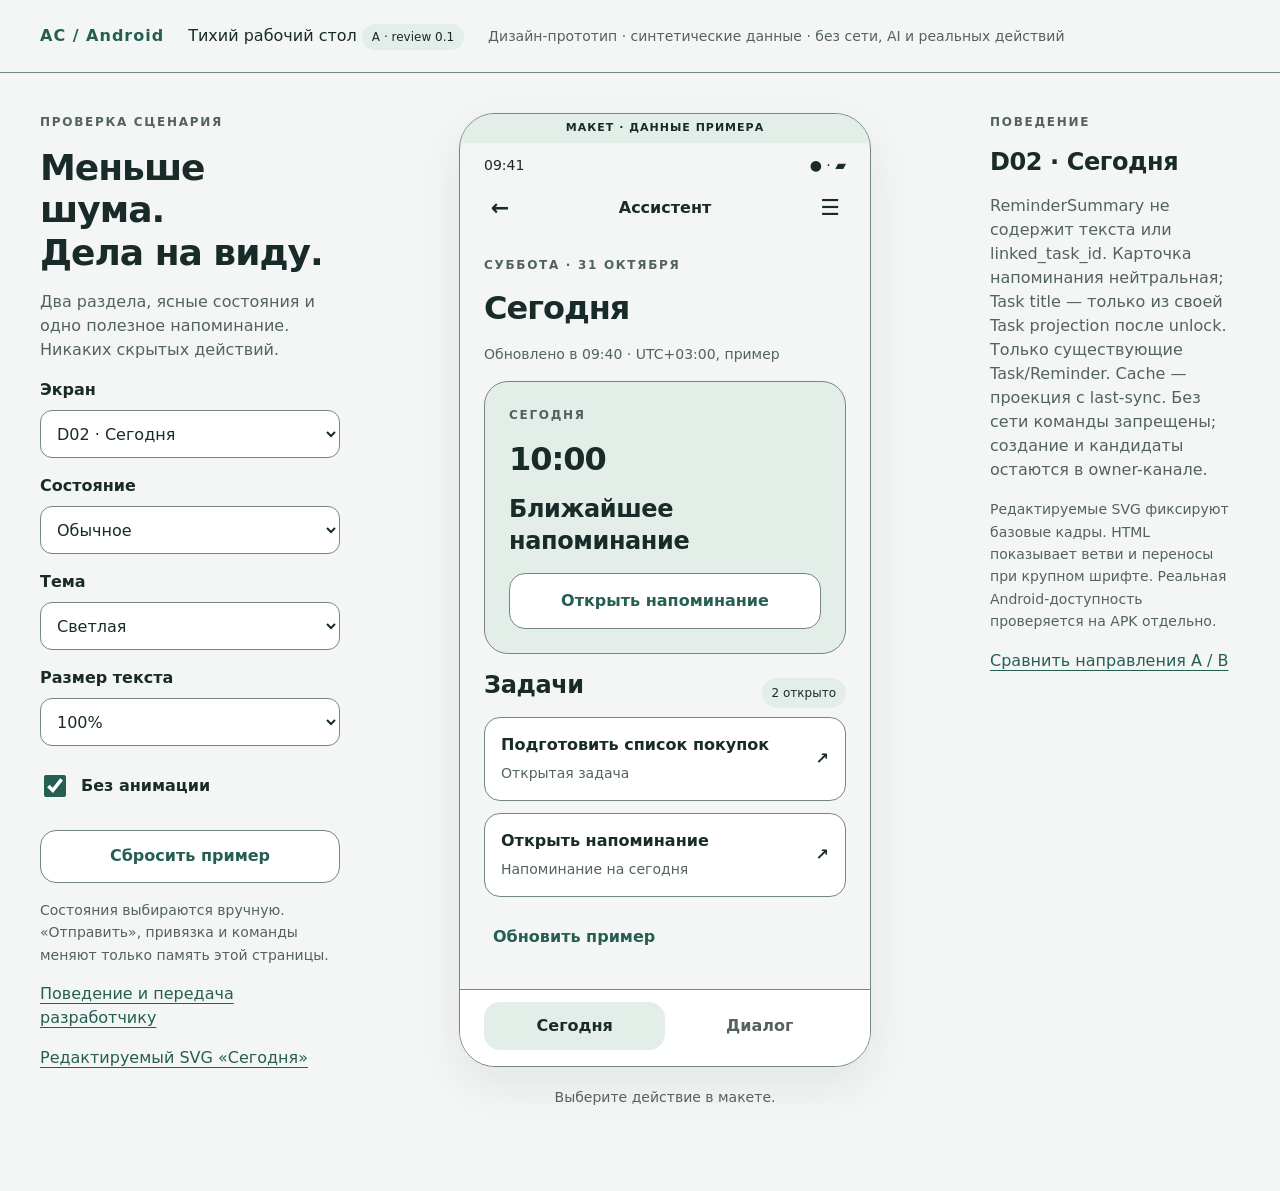
<file: design/preview/index.html>
<!doctype html>
<html lang="ru" data-theme="light">
<head>
  <meta charset="utf-8">
  <meta name="viewport" content="width=device-width, initial-scale=1">
  <meta http-equiv="Content-Security-Policy" content="default-src 'self'; connect-src 'none'; object-src 'none'; base-uri 'none'; form-action 'none'; script-src 'self'; style-src 'self'; img-src 'self' data:">
  <title>Ассистент · Тихий рабочий стол · дизайн-прототип</title>
  <link rel="stylesheet" href="review.css">
  <script src="review.js" defer></script>
</head>
<body>
  <noscript><p class="noscript">Для кликабельного макета нужен JavaScript. <a href="../screens/D02-light.svg">Открыть статичный редактируемый SVG «Сегодня»</a>.</p></noscript>
  <header class="review-header">
    <a href="../README.md" class="brand">АС / Android</a>
    <p>Тихий рабочий стол <span class="pill">A · review 0.1</span></p>
    <p class="review-notice">Дизайн-прототип · синтетические данные · без сети, AI и реальных действий</p>
  </header>
  <main class="workbench">
    <aside class="controls" aria-label="Инструменты проверки дизайна">
      <p class="eyebrow">ПРОВЕРКА СЦЕНАРИЯ</p>
      <h1>Меньше шума.<br>Дела на виду.</h1>
      <p>Два раздела, ясные состояния и одно полезное напоминание. Никаких скрытых действий.</p>
      <label for="screen">Экран</label><select id="screen"></select>
      <label for="state">Состояние</label><select id="state"></select>
      <label for="theme">Тема</label><select id="theme"><option value="light">Светлая</option><option value="dark">Тёмная</option></select>
      <label for="scale">Размер текста</label><select id="scale"><option value="1">100%</option><option value="1.3">130%</option><option value="2">200%</option></select>
      <label class="check"><input id="motion" type="checkbox" checked> Без анимации</label>
      <button id="reset" type="button" class="secondary">Сбросить пример</button>
      <p class="meta">Состояния выбираются вручную. «Отправить», привязка и команды меняют только память этой страницы.</p>
      <a href="../handoff.md">Поведение и передача разработчику</a>
      <a href="../screens/D02-light.svg">Редактируемый SVG «Сегодня»</a>
    </aside>
    <section class="device-area" aria-label="Область прототипа">
      <div class="device" id="device">
        <div class="demo-strip">МАКЕТ · ДАННЫЕ ПРИМЕРА</div>
        <div class="statusbar" aria-hidden="true"><span>09:41</span><span>● · ▰</span></div>
        <header class="appbar"><button id="back" class="icon-button" aria-label="Назад">←</button><span class="app-name">Ассистент</span><button id="settings" class="icon-button" aria-label="Настройки">☰</button></header>
        <div id="content" class="content"></div>
        <nav class="tabs" aria-label="Разделы"><button data-route="D02">Сегодня</button><button data-route="D03">Диалог</button></nav>
      </div>
      <p id="announcement" class="result" role="status" aria-live="polite">Выберите действие в макете.</p>
    </section>
    <aside class="annotations" aria-label="Заметки к экрану"><p class="eyebrow">ПОВЕДЕНИЕ</p><h2 id="screen-label"></h2><p id="annotation"></p><p class="meta">Редактируемые SVG фиксируют базовые кадры. HTML показывает ветви и переносы при крупном шрифте. Реальная Android-доступность проверяется на APK отдельно.</p><a href="../directions.html">Сравнить направления A / B</a></aside>
  </main>
  <dialog id="confirm"><form method="dialog"><h2 id="confirm-title"></h2><p id="confirm-copy"></p><div class="stack"><button id="confirm-go" type="button">Продолжить в примере</button><button type="submit" class="secondary">Отмена</button></div></form></dialog>
</body>
</html>
</file>
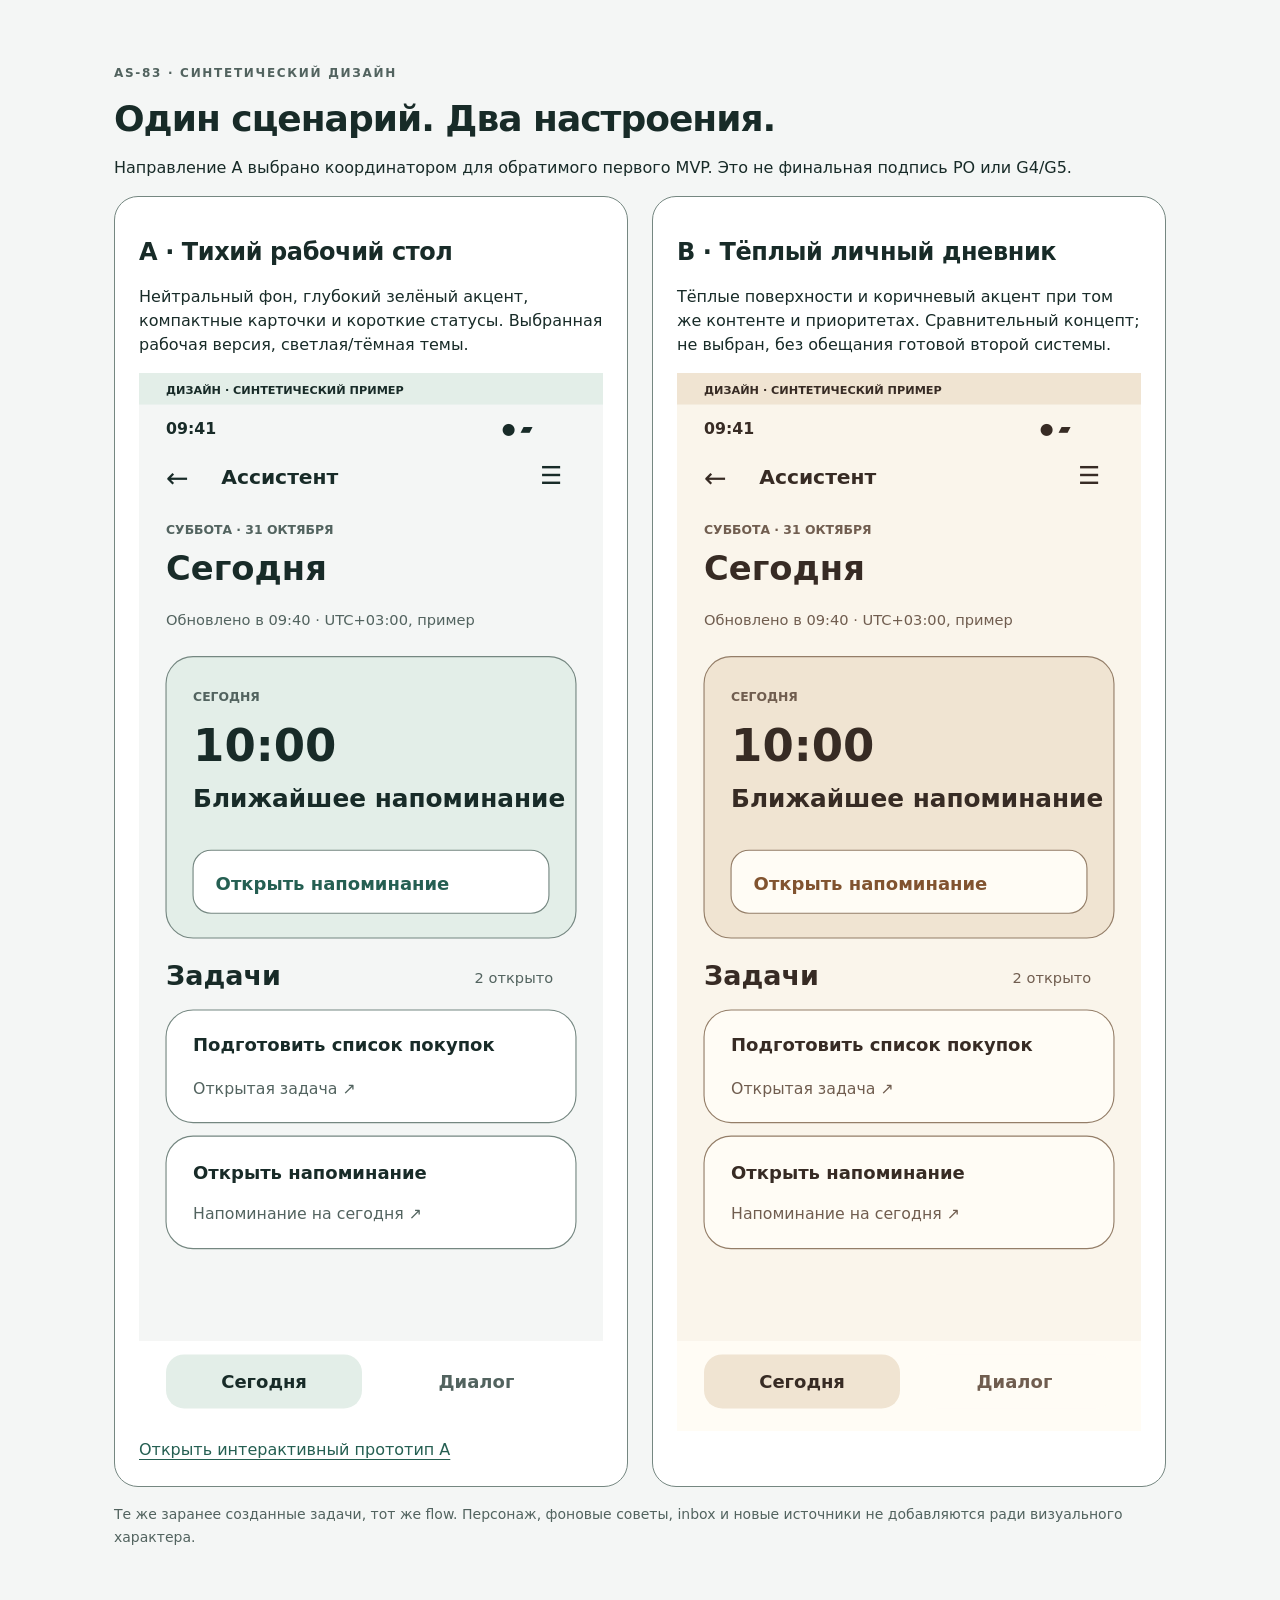
<file: design/directions.html>
<!doctype html>
<html lang="ru" data-theme="light"><head><meta charset="utf-8"><meta name="viewport" content="width=device-width, initial-scale=1"><meta http-equiv="Content-Security-Policy" content="default-src 'self'; connect-src 'none'; object-src 'none'; base-uri 'none'; style-src 'self'; img-src 'self'"><title>Два направления · AS-83</title><link rel="stylesheet" href="preview/review.css"></head><body><main class="directions"><p class="eyebrow">AS-83 · СИНТЕТИЧЕСКИЙ ДИЗАЙН</p><h1>Один сценарий. Два настроения.</h1><p>Направление A выбрано координатором для обратимого первого MVP. Это не финальная подпись PO или G4/G5.</p><div class="directions-grid"><article class="direction-card"><h2>A · Тихий рабочий стол</h2><p>Нейтральный фон, глубокий зелёный акцент, компактные карточки и короткие статусы. Выбранная рабочая версия, светлая/тёмная темы.</p><img src="screens/D02-light.svg" alt="Редактируемый светлый экран Сегодня направления A"><a href="preview/index.html">Открыть интерактивный прототип A</a></article><article class="direction-card"><h2>B · Тёплый личный дневник</h2><p>Тёплые поверхности и коричневый акцент при том же контенте и приоритетах. Сравнительный концепт; не выбран, без обещания готовой второй системы.</p><img src="screens/direction-B-today.svg" alt="Сравнительный экран Сегодня направления B"></article></div><p class="meta">Те же заранее созданные задачи, тот же flow. Персонаж, фоновые советы, inbox и новые источники не добавляются ради визуального характера.</p></main></body></html>
</file>
<file: design/preview/review.css>
:root, [data-theme="light"]{--background:#F4F6F5;--surface:#FFFFFF;--text:#182B28;--muted:#52635F;--primary:#255F52;--onPrimary:#FFFFFF;--soft:#E3EEE8;--border:#758781;--warning:#694C13;--warningSurface:#FFF0C9;--danger:#9C3535;--focus:#255F52;}
[data-theme="dark"]{--background:#101C18;--surface:#1A2B25;--text:#E3EFE8;--muted:#AEC3B7;--primary:#A6D8C0;--onPrimary:#153E2D;--soft:#293D32;--border:#7F9A8B;--warning:#F6D997;--warningSurface:#3B301B;--danger:#FFB8B4;--focus:#A6D8C0;}
/* Layout for a design review prototype. Color variables generated from semantic.json. */
*{box-sizing:border-box}body{margin:0;background:var(--background);color:var(--text);font-family:system-ui,sans-serif;font-size:16px;line-height:1.5}button,select,input,textarea{font:inherit}button,a,select,input,textarea{touch-action:manipulation}button,select{min-height:48px}button{cursor:pointer;border:1px solid transparent;border-radius:16px;background:var(--primary);color:var(--onPrimary);padding:14px 20px;font-weight:600;line-height:1.4}button:disabled{cursor:default;opacity:1;background:var(--soft);color:var(--muted);border-color:var(--border)}button.secondary{background:var(--surface);color:var(--primary);border-color:var(--border)}button.danger{color:var(--danger);background:var(--surface);border-color:var(--danger)}a{color:var(--primary);text-underline-offset:4px}a:focus-visible,button:focus-visible,select:focus-visible,input:focus-visible,textarea:focus-visible{outline:3px solid var(--focus);outline-offset:3px}h1,h2,h3,p{margin:0 0 16px}h1{font-size:36px;line-height:1.18;letter-spacing:-1px}h2{font-size:24px;line-height:1.3;letter-spacing:-.4px}h3{font-size:18px;line-height:1.4}label{font-weight:600;display:block;margin:16px 0 8px}select,textarea{width:100%;border:1px solid var(--border);border-radius:12px;padding:12px;background:var(--surface);color:var(--text)}select{padding-right:8px}.review-header{padding:24px 40px;border-bottom:1px solid var(--border);display:flex;gap:24px;align-items:center;flex-wrap:wrap}.review-header p{margin:0}.brand{font-weight:800;letter-spacing:1px;text-decoration:none}.review-notice{font-size:14px;color:var(--muted)}.workbench{max-width:1440px;margin:auto;display:grid;grid-template-columns:minmax(240px,300px) minmax(320px,1fr) minmax(200px,250px);gap:48px;padding:40px}.controls>p:not(.eyebrow),.annotations>p:not(.eyebrow){color:var(--muted)}.eyebrow{font-size:12px;font-weight:750;letter-spacing:1.7px;color:var(--muted);margin-bottom:16px}.controls>a,.annotations>a{display:block;margin-top:16px}.pill{font-size:12px;background:var(--soft);color:var(--text);padding:6px 10px;border-radius:99px}.meta{font-size:14px;line-height:1.6;margin-top:16px;color:var(--muted)}.check{min-height:48px;display:flex;align-items:center;gap:12px}.check input{width:22px;height:22px;accent-color:var(--primary);flex-shrink:0}.controls #reset{width:100%;margin-top:12px}.device-area{display:flex;align-items:center;flex-direction:column;gap:20px}.device{width:100%;max-width:412px;min-height:800px;border:1px solid var(--border);border-radius:36px;background:var(--background);overflow:hidden;box-shadow:0 18px 45px #142c2414;font-size:calc(16px * var(--fontScale,1));display:flex;flex-direction:column}.demo-strip{background:var(--soft);padding:6px 12px;text-align:center;font-size:11px;font-weight:700;letter-spacing:1px}.statusbar{display:flex;justify-content:space-between;padding:12px 24px 0;font-size:14px}.appbar{display:flex;align-items:center;justify-content:space-between;padding:8px 16px;gap:12px}.icon-button{background:transparent;color:var(--text);padding:8px;min-width:48px;min-height:48px;border-radius:50%;font-size:22px}.app-name{font-weight:650;font-size:1em}.content{padding:16px 24px 24px;flex:1;overflow-wrap:anywhere}.content h1{font-size:2em}.content h2{font-size:1.5em}.content h3{font-size:1.125em}.content .eyebrow{font-size:.75em}.content .meta{font-size:.875em}.content button,.content textarea,.content input,.content select{font-size:1em}.content button{min-height:56px}.card{border:1px solid var(--border);border-radius:24px;background:var(--surface);padding:24px;margin-bottom:16px}.card.soft{background:var(--soft)}.card p:last-child{margin-bottom:0}.row{display:flex;justify-content:space-between;align-items:center;gap:12px}.small-label{font-size:.875em;color:var(--muted)}.time{font-size:2em;font-weight:650;letter-spacing:-1px;line-height:1.2}.stack{display:flex;flex-direction:column;gap:12px}.full{width:100%}.text-button{background:transparent;color:var(--primary);padding:12px 8px;text-align:left}.list-button{display:flex;align-items:center;justify-content:space-between;gap:12px;width:100%;background:var(--surface);color:var(--text);border:1px solid var(--border);text-align:left;margin-bottom:12px;padding:16px}.list-button small{display:block;font-size:.875em;color:var(--muted);font-weight:400;margin-top:8px}.banner{border-radius:12px;background:var(--warningSurface);color:var(--warning);padding:16px;margin-bottom:16px;font-size:.875em}.tabs{display:flex;flex-wrap:wrap;gap:8px;border-top:1px solid var(--border);padding:12px 24px 16px;background:var(--surface)}.tabs button{flex:1 1 auto;white-space:normal;overflow-wrap:anywhere;background:transparent;color:var(--muted);padding:12px 6px;min-width:0}.tabs button[aria-current=page]{color:var(--text);background:var(--soft)}.assistant-mark{width:48px;height:48px;border-radius:16px;background:var(--primary);color:var(--onPrimary);display:grid;place-content:center;margin-bottom:20px;font-size:24px}.bubble{border-radius:20px;background:var(--surface);border:1px solid var(--border);padding:16px;margin-bottom:16px}.bubble.owner{background:var(--soft);margin-left:28px}.bubble .small-label{display:block;margin-bottom:8px}.bubble p{margin:0}.widget{max-width:340px;border-radius:24px;padding:24px;background:var(--surface);border:1px solid var(--border);margin-bottom:24px}.notification{border:1px solid var(--border);border-radius:20px;background:var(--surface);padding:20px;margin-bottom:24px}.notification .row{flex-wrap:wrap}.notification button{padding:12px;font-size:.875em}.result{max-width:412px;font-size:14px;color:var(--muted);text-align:center;min-height:48px}.divider{border:0;border-top:1px solid var(--border);margin:24px 0}.setting{display:flex;gap:12px;align-items:flex-start;min-height:56px}.setting input{width:24px;height:24px;accent-color:var(--primary);flex-shrink:0}.setting span{font-weight:400}.setting strong{display:block;margin-bottom:4px}dialog{border:1px solid var(--border);border-radius:24px;padding:28px;max-width:min(480px,90vw);background:var(--surface);color:var(--text)}dialog::backdrop{background:#101c1880}.directions{max-width:1100px;margin:40px auto;padding:24px}.directions-grid{display:grid;grid-template-columns:1fr 1fr;gap:24px}.direction-card{border:1px solid var(--border);border-radius:24px;background:var(--surface);padding:24px}.direction-card img{width:100%;height:auto}.direction-card h2{margin-top:16px}.noscript{padding:24px}body.motion .card{transition:opacity .2s ease-out}@media(prefers-reduced-motion:reduce){*{animation:none!important;transition:none!important;scroll-behavior:auto!important}}@media(max-width:1100px){.workbench{grid-template-columns:minmax(220px,280px) minmax(320px,1fr);gap:24px}.annotations{grid-column:1/-1}.review-header{padding:20px 24px}}@media(max-width:650px){.workbench{display:flex;flex-direction:column;padding:24px 16px}.device{border-radius:24px}.review-header{padding:16px}.controls h1{font-size:28px}.directions-grid{grid-template-columns:1fr}.controls{max-width:412px;align-self:center;width:100%}.device-area{width:100%}.content{padding:16px}.device{min-height:760px}.annotations{max-width:412px;align-self:center}}
</file>
